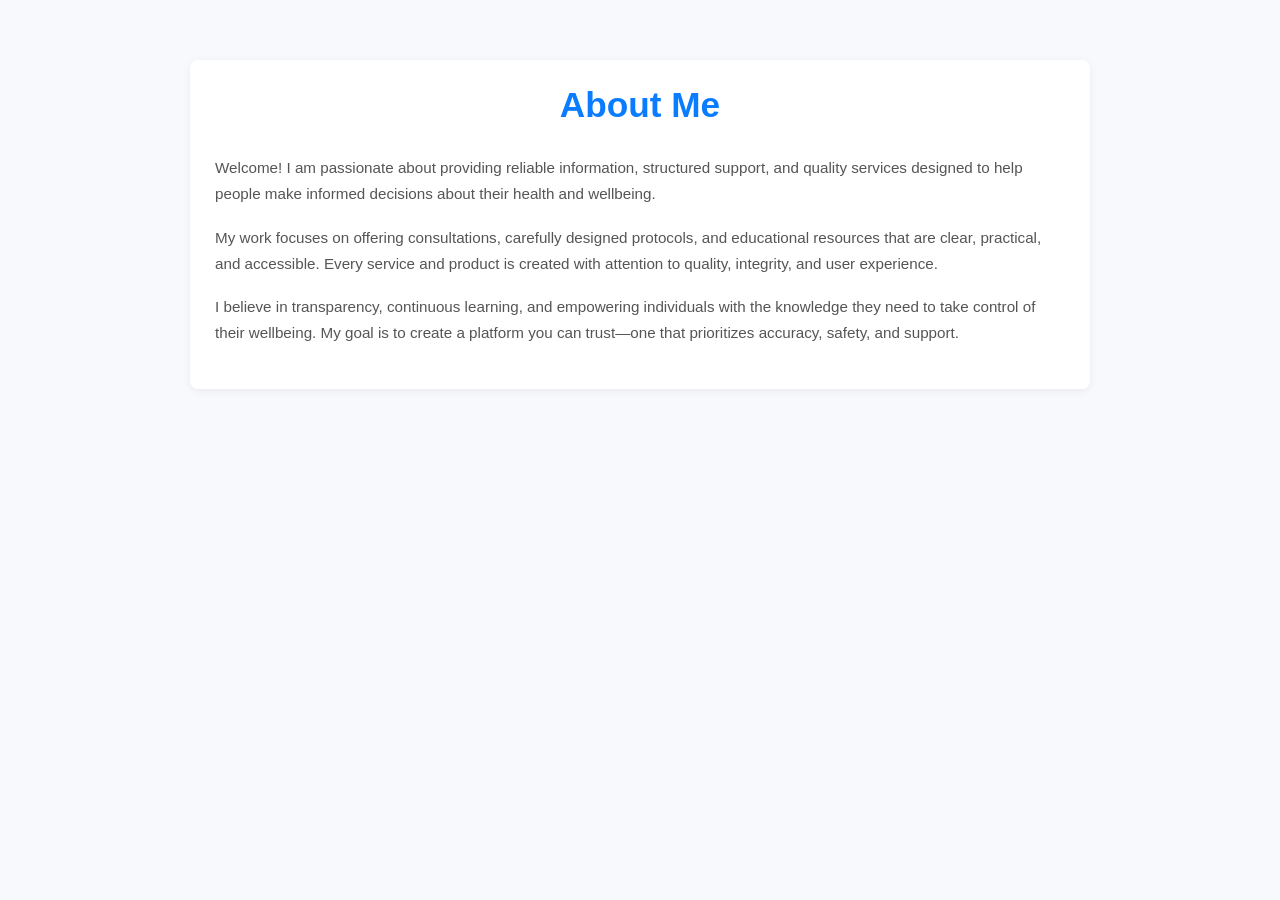
<file: about.html>
<!DOCTYPE html>
<html lang="en">
<head>
  <meta charset="UTF-8" />
  <meta name="viewport" content="width=device-width, initial-scale=1.0" />
  <title>About Me</title>
  <link rel="stylesheet" href="about.css" />
</head>
<body>

  <section class="about-container">
    <h1>About Me</h1>

    <div class="about-content">
      <div class="about-text">
        <p>
          Welcome! I am passionate about providing reliable information,
          structured support, and quality services designed to help people
          make informed decisions about their health and wellbeing.
        </p>

        <p>
          My work focuses on offering consultations, carefully designed
          protocols, and educational resources that are clear, practical,
          and accessible. Every service and product is created with
          attention to quality, integrity, and user experience.
        </p>

        <p>
          I believe in transparency, continuous learning, and empowering
          individuals with the knowledge they need to take control of their
          wellbeing. My goal is to create a platform you can trust—one that
          prioritizes accuracy, safety, and support.
        </p>
      </div>
    </div>
  </section>

</body>
</html>
</file>
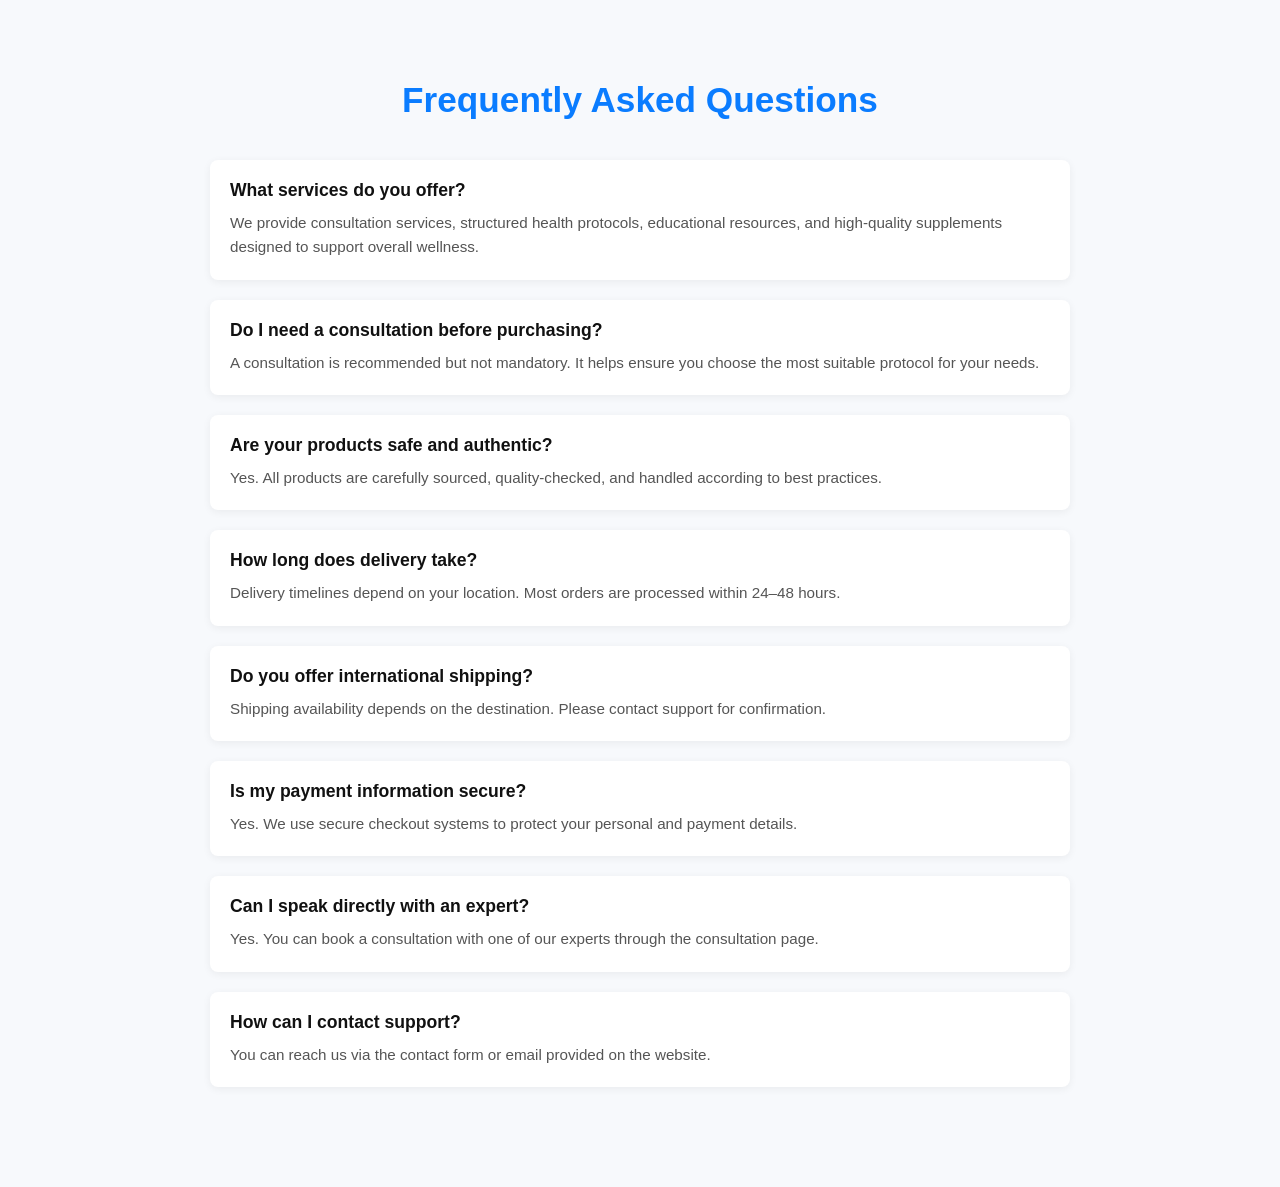
<file: faq.html>
<!DOCTYPE html>
<html lang="en">
  <head>
    <meta charset="UTF-8" />
    <meta name="viewport" content="width=device-width, initial-scale=1.0" />
    <title>FAQ</title>
    <link rel="stylesheet" href="faq.css" />
  </head>
  <body>

    <section class="faq-container">
      <h1>Frequently Asked Questions</h1>

      <div class="faq-item">
        <h3>What services do you offer?</h3>
        <p>
          We provide consultation services, structured health protocols,
          educational resources, and high-quality supplements designed to
          support overall wellness.
        </p>
      </div>

      <div class="faq-item">
        <h3>Do I need a consultation before purchasing?</h3>
        <p>
          A consultation is recommended but not mandatory. It helps ensure
          you choose the most suitable protocol for your needs.
        </p>
      </div>

      <div class="faq-item">
        <h3>Are your products safe and authentic?</h3>
        <p>
          Yes. All products are carefully sourced, quality-checked, and
          handled according to best practices.
        </p>
      </div>

      <div class="faq-item">
        <h3>How long does delivery take?</h3>
        <p>
          Delivery timelines depend on your location. Most orders are
          processed within 24–48 hours.
        </p>
      </div>

      <div class="faq-item">
        <h3>Do you offer international shipping?</h3>
        <p>
          Shipping availability depends on the destination. Please contact
          support for confirmation.
        </p>
      </div>

      <div class="faq-item">
        <h3>Is my payment information secure?</h3>
        <p>
          Yes. We use secure checkout systems to protect your personal and
          payment details.
        </p>
      </div>

      <div class="faq-item">
        <h3>Can I speak directly with an expert?</h3>
        <p>
          Yes. You can book a consultation with one of our experts through
          the consultation page.
        </p>
      </div>

      <div class="faq-item">
        <h3>How can I contact support?</h3>
        <p>
          You can reach us via the contact form or email provided on the
          website.
        </p>
      </div>

    </section>

  </body>
</html>
</file>
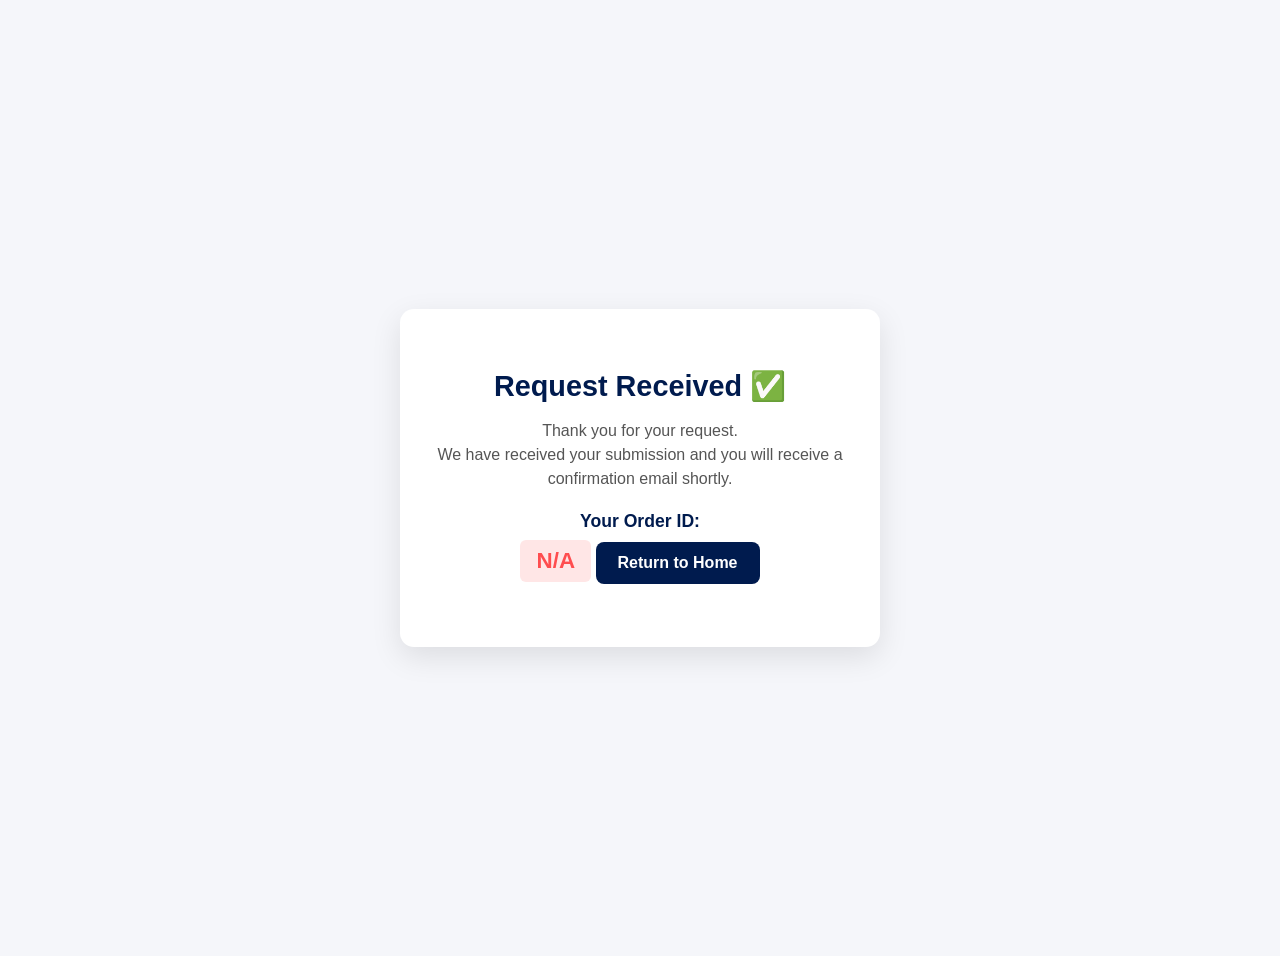
<file: order-success.html>
<!DOCTYPE html>
  <html lang="en">
  <head>
    <meta charset="UTF-8">
    <meta name="viewport" content="width=device-width, initial-scale=1.0">
    <title>Request Received</title>
    <style>
      body {
        min-height: 100vh;
        display: flex;
        justify-content: center;
        align-items: center;
        background: #f5f6fa;
        font-family: Arial, sans-serif;
        padding: 20px;
      }

      .success-box {
        background: #fff;
        padding: 40px 30px;
        border-radius: 14px;
        text-align: center;
        max-width: 420px;
        box-shadow: 0 10px 30px rgba(0,0,0,0.1);
      }

      .success-box h1 {
        color: #001b4e;
        margin-bottom: 15px;
        font-size: 1.8em;
      }

      .success-box p {
        color: #555;
        margin-bottom: 20px;
        line-height: 1.5;
      }

      .success-box .order-id-label {
        font-weight: 600;
        margin-bottom: 8px;
        display: block;
        color: #001b4e;
        font-size: 1.1em;
      }

      .success-box #orderId {
        display: inline-block;
        font-size: 1.4em;
        font-weight: 700;
        color: #ff4d4f;
        padding: 8px 16px;
        border-radius: 6px;
        background: #ffe6e6;
        margin-bottom: 25px;
      }

      .success-box a {
        display: inline-block;
        padding: 12px 22px;
        background: #001b4e;
        color: white;
        border-radius: 8px;
        text-decoration: none;
        font-weight: 600;
        transition: background 0.3s;
      }

      .success-box a:hover {
        background: #003b92;
      }
    </style>
  </head>
  <body>

    <div class="success-box">
      <h1>Request Received ✅</h1>
      <p>
        Thank you for your request.<br>
        We have received your submission and you will receive a confirmation email shortly.
      </p>
      <span class="order-id-label">Your Order ID:</span>
      <div id="orderId"></div>
      <a href="index.html">Return to Home</a>
    </div>

    <script>
      document.getElementById("orderId").innerText =
        localStorage.getItem("lastOrderId") || "N/A";
    </script>

  </body>
</html>
</file>
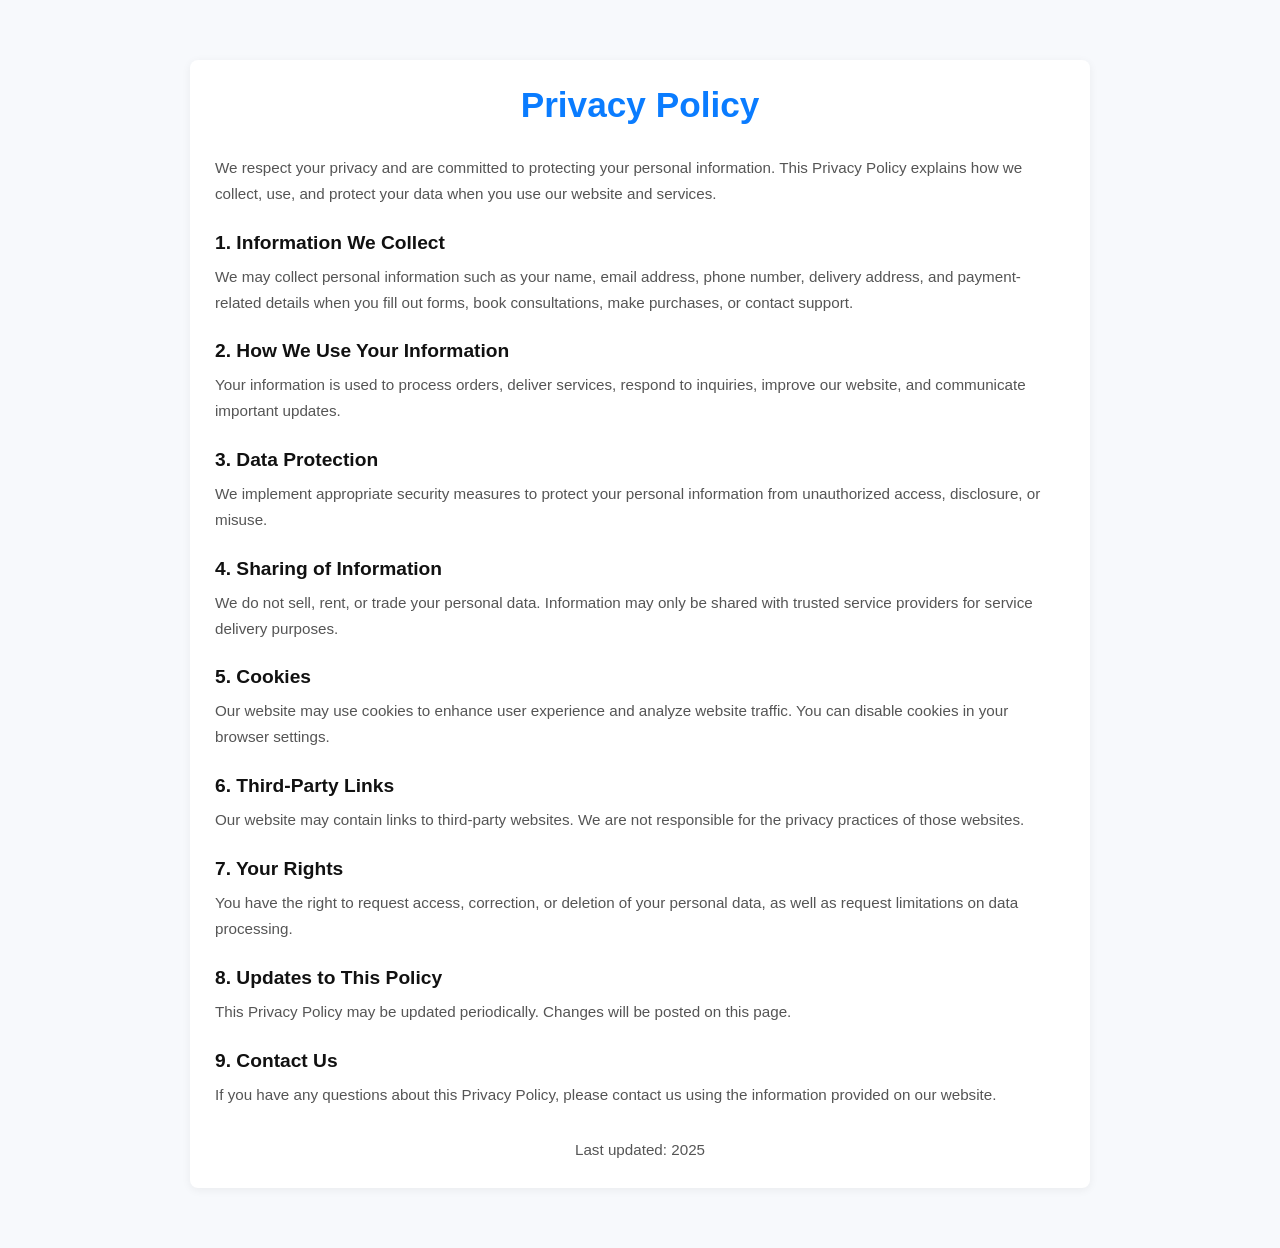
<file: privacy.html>
<!DOCTYPE html>
<html lang="en">
<head>
  <meta charset="UTF-8" />
  <meta name="viewport" content="width=device-width, initial-scale=1.0" />
  <title>Privacy Policy</title>
  <link rel="stylesheet" href="privacy.css" />
</head>
<body>

  <section class="privacy-container">
    <h1>Privacy Policy</h1>

    <p>
      We respect your privacy and are committed to protecting your personal
      information. This Privacy Policy explains how we collect, use, and
      protect your data when you use our website and services.
    </p>

    <h2>1. Information We Collect</h2>
    <p>
      We may collect personal information such as your name, email address,
      phone number, delivery address, and payment-related details when you
      fill out forms, book consultations, make purchases, or contact support.
    </p>

    <h2>2. How We Use Your Information</h2>
    <p>
      Your information is used to process orders, deliver services, respond
      to inquiries, improve our website, and communicate important updates.
    </p>

    <h2>3. Data Protection</h2>
    <p>
      We implement appropriate security measures to protect your personal
      information from unauthorized access, disclosure, or misuse.
    </p>

    <h2>4. Sharing of Information</h2>
    <p>
      We do not sell, rent, or trade your personal data. Information may only
      be shared with trusted service providers for service delivery purposes.
    </p>

    <h2>5. Cookies</h2>
    <p>
      Our website may use cookies to enhance user experience and analyze
      website traffic. You can disable cookies in your browser settings.
    </p>

    <h2>6. Third-Party Links</h2>
    <p>
      Our website may contain links to third-party websites. We are not
      responsible for the privacy practices of those websites.
    </p>

    <h2>7. Your Rights</h2>
    <p>
      You have the right to request access, correction, or deletion of your
      personal data, as well as request limitations on data processing.
    </p>

    <h2>8. Updates to This Policy</h2>
    <p>
      This Privacy Policy may be updated periodically. Changes will be posted
      on this page.
    </p>

    <h2>9. Contact Us</h2>
    <p>
      If you have any questions about this Privacy Policy, please contact us
      using the information provided on our website.
    </p>

    <p class="last-updated">Last updated: 2025</p>
  </section>

</body>
</html>
</file>
<file: about.css>
* {
  margin: 0;
  padding: 0;
  box-sizing: border-box;
  font-family: Arial, Helvetica, sans-serif;
}

body {
  background-color: #f7f9fc;
  color: #333;
}

.about-container {
  max-width: 900px;
  margin: 60px auto;
  padding: 25px;
  background: #ffffff;
  border-radius: 8px;
  box-shadow: 0 2px 10px rgba(0,0,0,0.06);
}

.about-container h1 {
  text-align: center;
  margin-bottom: 30px;
  color: #0a7cff;
  font-size: 2.2rem;
}

.about-content {
  display: flex;
  gap: 30px;
}

.about-text p {
  margin-bottom: 18px;
  line-height: 1.7;
  font-size: 0.95rem;
  color: #555;
}

/* 📱 Mobile responsiveness */
@media (max-width: 600px) {
  .about-container {
    margin: 30px 15px;
    padding: 18px;
  }

  .about-container h1 {
    font-size: 1.7rem;
  }

  .about-content {
    flex-direction: column;
  }

  .about-text p {
    font-size: 0.9rem;
  }
}
</file>
<file: faq.css>
* {
  margin: 0;
  padding: 0;
  box-sizing: border-box;
  font-family: Arial, Helvetica, sans-serif;
}

body {
  background-color: #f7f9fc;
  color: #333;
}

.faq-container {
  max-width: 900px;
  margin: 60px auto;
  padding: 20px;
}

.faq-container h1 {
  text-align: center;
  margin-bottom: 40px;
  font-size: 2.2rem;
  color: #0a7cff;
}

.faq-item {
  background: #ffffff;
  border-radius: 8px;
  padding: 20px;
  margin-bottom: 20px;
  box-shadow: 0 2px 8px rgba(0,0,0,0.06);
}

.faq-item h3 {
  margin-bottom: 10px;
  font-size: 1.1rem;
  color: #111;
}

.faq-item p {
  line-height: 1.6;
  font-size: 0.95rem;
  color: #555;
}

/* 📱 Mobile responsiveness */
@media (max-width: 600px) {
  .faq-container {
    margin: 30px auto;
    padding: 15px;
  }

  .faq-container h1 {
    font-size: 1.7rem;
  }

  .faq-item {
    padding: 15px;
  }

  .faq-item h3 {
    font-size: 1rem;
  }

  .faq-item p {
    font-size: 0.9rem;
  }
}
</file>
<file: privacy.css>
* {
  margin: 0;
  padding: 0;
  box-sizing: border-box;
  font-family: Arial, Helvetica, sans-serif;
}

body {
  background-color: #f7f9fc;
  color: #333;
}

.privacy-container {
  max-width: 900px;
  margin: 60px auto;
  padding: 25px;
  background: #ffffff;
  border-radius: 8px;
  box-shadow: 0 2px 10px rgba(0,0,0,0.06);
}

.privacy-container h1 {
  text-align: center;
  margin-bottom: 30px;
  color: #0a7cff;
  font-size: 2.2rem;
}

.privacy-container h2 {
  margin-top: 25px;
  margin-bottom: 10px;
  font-size: 1.2rem;
  color: #111;
}

.privacy-container p {
  line-height: 1.7;
  font-size: 0.95rem;
  color: #555;
}

.last-updated {
  margin-top: 30px;
  font-size: 0.85rem;
  color: #777;
  text-align: center;
}

/* 📱 Mobile responsiveness */
@media (max-width: 600px) {
  .privacy-container {
    margin: 30px 15px;
    padding: 18px;
  }

  .privacy-container h1 {
    font-size: 1.7rem;
  }

  .privacy-container h2 {
    font-size: 1.05rem;
  }

  .privacy-container p {
    font-size: 0.9rem;
  }
}
</file>
